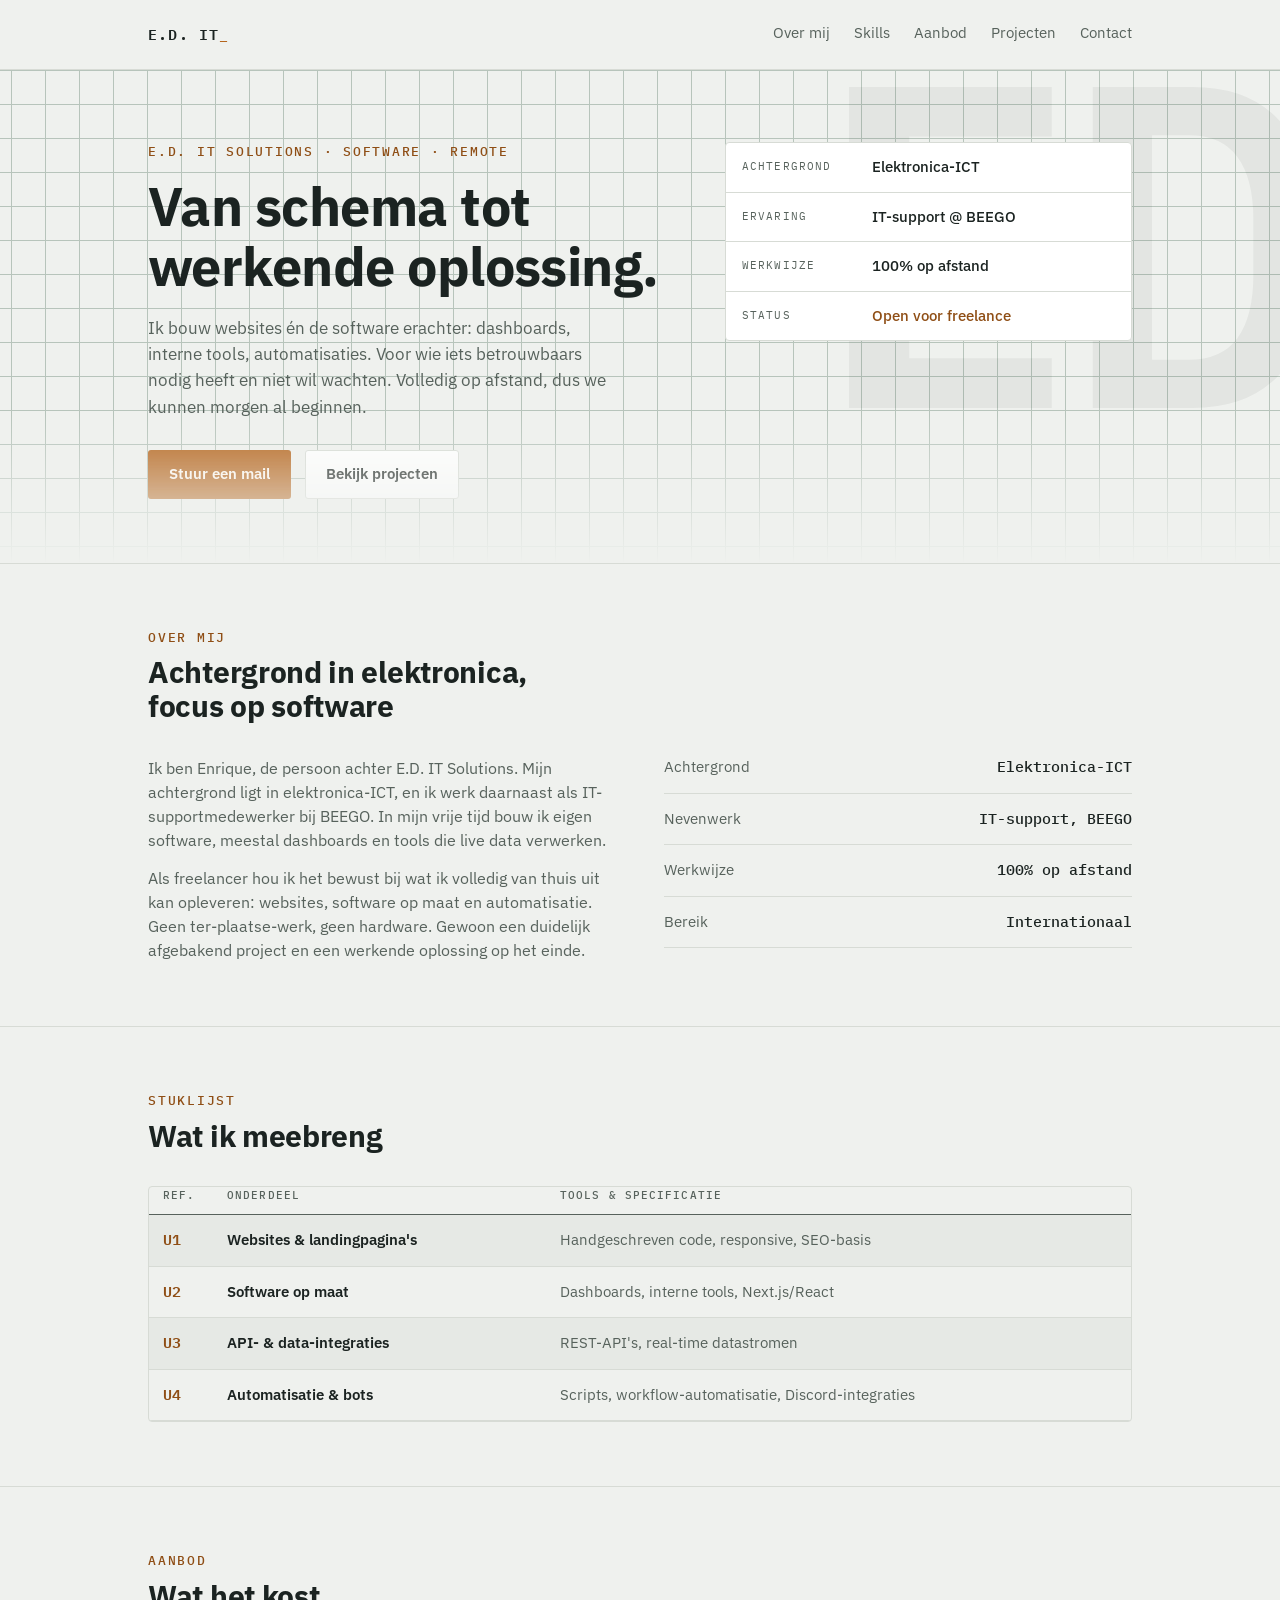
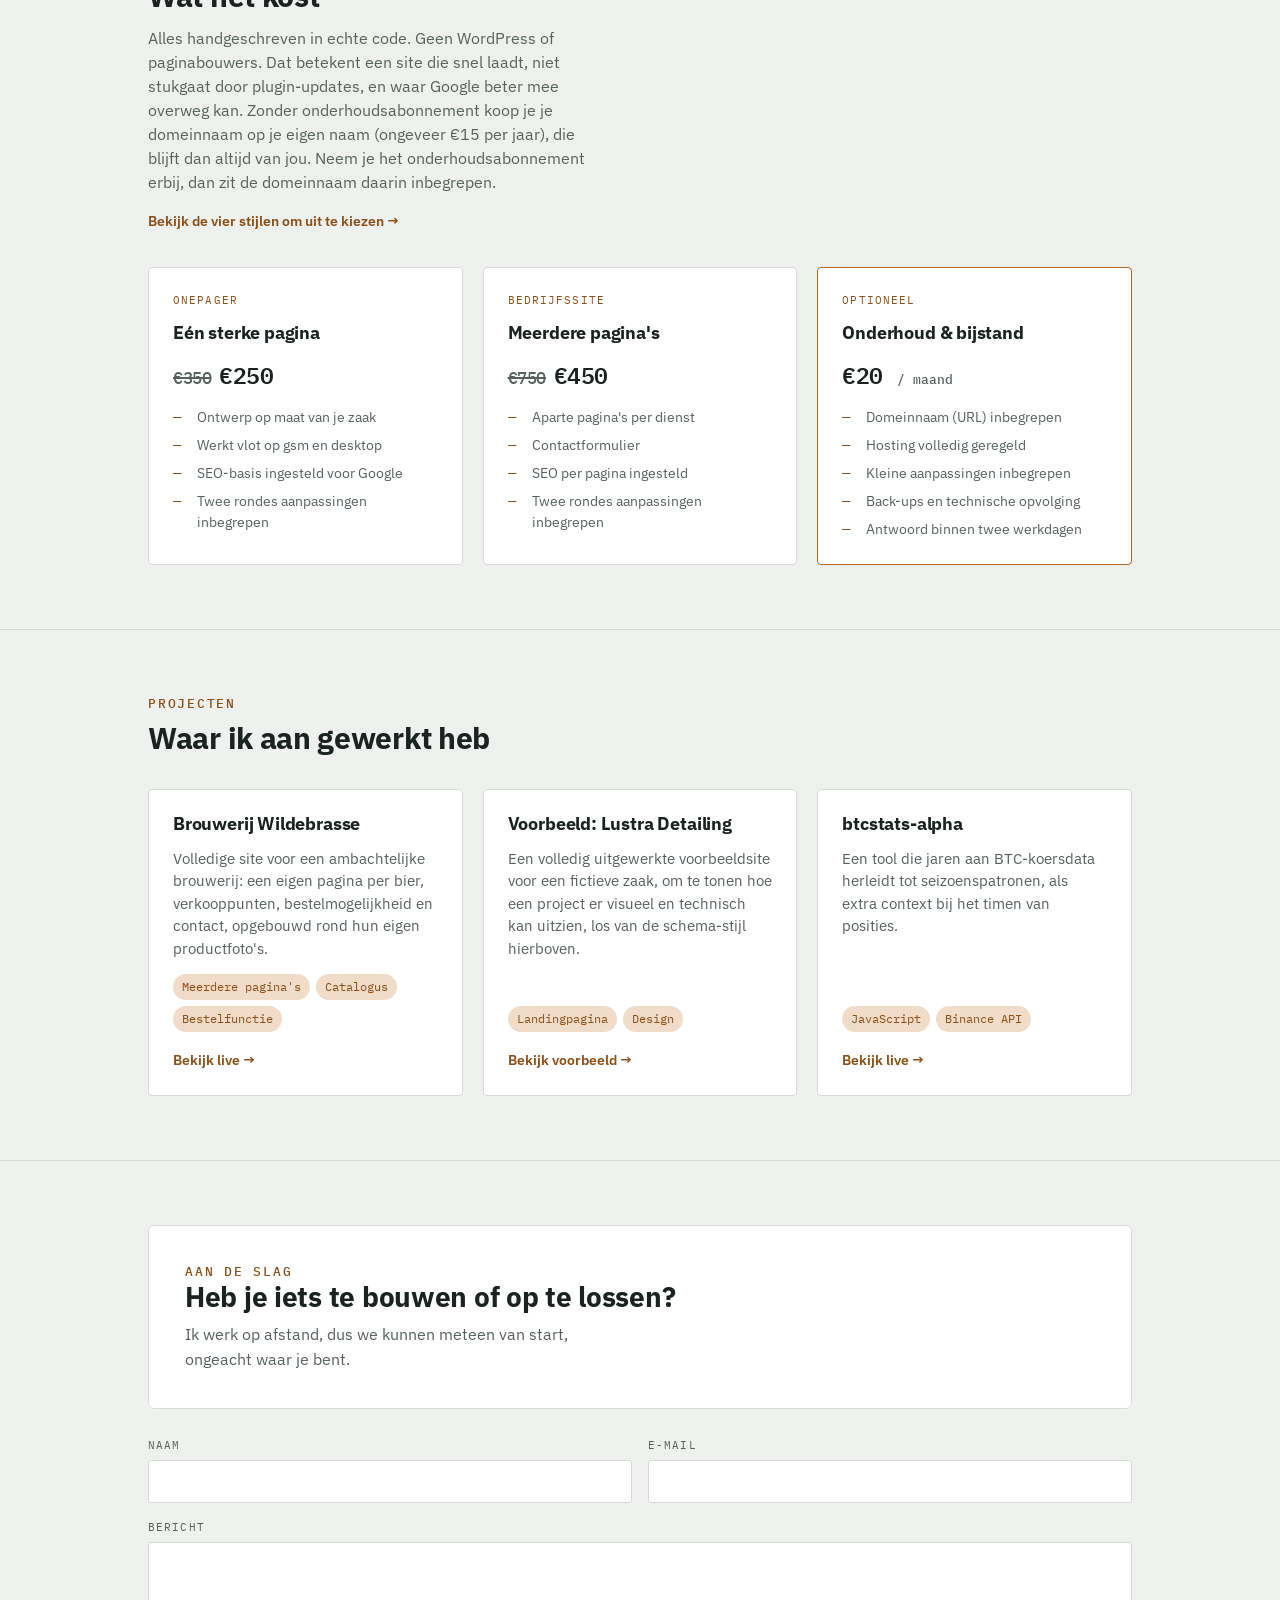
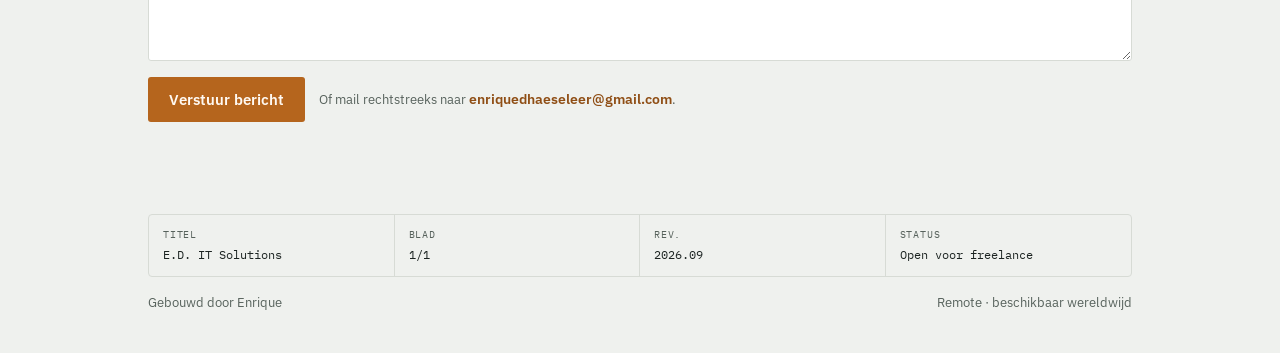
<file: index.html>
<!DOCTYPE html>
<html lang="nl">
<head>
<meta charset="UTF-8">
<meta name="viewport" content="width=device-width, initial-scale=1">
<title>E.D. IT Solutions · Websites &amp; software op maat, volledig op afstand</title>
<meta name="description" content="Freelance websites en software op maat: dashboards, interne tools, API-integraties en automatisatie. Handgeschreven code, 100% op afstand.">
<meta name="theme-color" content="#eff1ee">
<meta name="google-site-verification" content="1TZae3abusemwtlH6Ic2qTLeXpTdYIR4sSOxL7egOIo" />
<link rel="canonical" href="https://ed-it-solutions.be/">
<link rel="icon" href="favicon.svg" type="image/svg+xml">
<meta property="og:type" content="website">
<meta property="og:locale" content="nl_BE">
<meta property="og:title" content="E.D. IT Solutions · Websites &amp; software op maat">
<meta property="og:description" content="Ik bouw websites én de software erachter: dashboards, interne tools, automatisaties. Volledig op afstand.">
<meta property="og:url" content="https://ed-it-solutions.be/">
<meta name="twitter:card" content="summary">
<link rel="preconnect" href="https://fonts.googleapis.com">
<link rel="preconnect" href="https://fonts.gstatic.com" crossorigin>
<link rel="stylesheet" href="https://fonts.googleapis.com/css2?family=IBM+Plex+Sans:wght@400;500;600;700&family=IBM+Plex+Mono:wght@400;500;600&display=swap">
<link rel="stylesheet" href="styles.css">
<script type="application/ld+json">
{
  "@context": "https://schema.org",
  "@type": "Organization",
  "name": "E.D. IT Solutions",
  "url": "https://ed-it-solutions.be/",
  "email": "enriquedhaeseleer@gmail.com",
  "description": "Freelance websites en software op maat: dashboards, interne tools, API-integraties en automatisatie. Handgeschreven code, 100% op afstand.",
  "founder": {
    "@type": "Person",
    "name": "Enrique"
  },
  "areaServed": "BE"
}
</script>
</head>
<body>

<header>
  <div class="wrap headbar">
    <div class="mark">E.D. IT<span>_</span></div>
    <nav>
      <a href="#over">Over mij</a>
      <a href="#skills">Skills</a>
      <a href="#aanbod">Aanbod</a>
      <a href="#projecten">Projecten</a>
      <a href="#contact">Contact</a>
    </nav>
  </div>
</header>

<main>

<section class="hero">
  <div class="hero-mark" aria-hidden="true">ED</div>
  <div class="wrap">
    <div class="hero-grid">
      <div>
        <div class="eyebrow">E.D. IT Solutions · Software · Remote</div>
        <h1>Van schema tot werkende oplossing.</h1>
        <p class="lede">Ik bouw websites én de software erachter: dashboards, interne tools, automatisaties. Voor wie iets betrouwbaars nodig heeft en niet wil wachten. Volledig op afstand, dus we kunnen morgen al beginnen.</p>
        <div class="cta-row">
          <a class="btn btn-primary" href="mailto:enriquedhaeseleer@gmail.com">Stuur een mail</a>
          <a class="btn btn-ghost" href="#projecten">Bekijk projecten</a>
        </div>
      </div>
      <div class="titleblock" aria-label="Kerninfo">
        <div class="tb-row">
          <span class="tb-label">Achtergrond</span>
          <span class="tb-value">Elektronica-ICT</span>
        </div>
        <div class="tb-row">
          <span class="tb-label">Ervaring</span>
          <span class="tb-value">IT-support @ BEEGO</span>
        </div>
        <div class="tb-row">
          <span class="tb-label">Werkwijze</span>
          <span class="tb-value">100% op afstand</span>
        </div>
        <div class="tb-row">
          <span class="tb-label">Status</span>
          <span class="tb-value accent">Open voor freelance</span>
        </div>
      </div>
    </div>
  </div>
</section>

<hr class="rule">

<section id="over">
  <div class="wrap">
    <div class="section-head">
      <div class="eyebrow">Over mij</div>
      <h2>Achtergrond in elektronica, focus op software</h2>
    </div>
    <div class="about-grid">
      <div>
        <p>Ik ben Enrique, de persoon achter E.D. IT Solutions. Mijn achtergrond ligt in elektronica-ICT, en ik werk daarnaast als IT-supportmedewerker bij BEEGO. In mijn vrije tijd bouw ik eigen software, meestal dashboards en tools die live data verwerken.</p>
        <p>Als freelancer hou ik het bewust bij wat ik volledig van thuis uit kan opleveren: websites, software op maat en automatisatie. Geen ter-plaatse-werk, geen hardware. Gewoon een duidelijk afgebakend project en een werkende oplossing op het einde.</p>
      </div>
      <div class="stat-list">
        <div class="stat"><span class="stat-k">Achtergrond</span><span class="stat-v">Elektronica-ICT</span></div>
        <div class="stat"><span class="stat-k">Nevenwerk</span><span class="stat-v">IT-support, BEEGO</span></div>
        <div class="stat"><span class="stat-k">Werkwijze</span><span class="stat-v">100% op afstand</span></div>
        <div class="stat"><span class="stat-k">Bereik</span><span class="stat-v">Internationaal</span></div>
      </div>
    </div>
  </div>
</section>

<hr class="rule">

<section id="skills">
  <div class="wrap">
    <div class="section-head">
      <div class="eyebrow">Stuklijst</div>
      <h2>Wat ik meebreng</h2>
    </div>
    <div class="table-wrap">
      <table>
        <thead>
          <tr><th>Ref.</th><th>Onderdeel</th><th>Tools &amp; specificatie</th></tr>
        </thead>
        <tbody>
          <tr>
            <td class="ref">U1</td>
            <td class="skill-name">Websites &amp; landingpagina's</td>
            <td class="skill-spec">Handgeschreven code, responsive, SEO-basis</td>
          </tr>
          <tr>
            <td class="ref">U2</td>
            <td class="skill-name">Software op maat</td>
            <td class="skill-spec">Dashboards, interne tools, Next.js/React</td>
          </tr>
          <tr>
            <td class="ref">U3</td>
            <td class="skill-name">API- &amp; data-integraties</td>
            <td class="skill-spec">REST-API's, real-time datastromen</td>
          </tr>
          <tr>
            <td class="ref">U4</td>
            <td class="skill-name">Automatisatie &amp; bots</td>
            <td class="skill-spec">Scripts, workflow-automatisatie, Discord-integraties</td>
          </tr>
        </tbody>
      </table>
    </div>
  </div>
</section>

<hr class="rule">

<section id="aanbod">
  <div class="wrap">
    <div class="section-head">
      <div class="eyebrow">Aanbod</div>
      <h2>Wat het kost</h2>
      <p class="lede aanbod-lede">Alles handgeschreven in echte code. Geen WordPress of paginabouwers. Dat betekent een site die snel laadt, niet stukgaat door plugin-updates, en waar Google beter mee overweg kan. Zonder onderhoudsabonnement koop je je domeinnaam op je eigen naam (ongeveer €15 per jaar), die blijft dan altijd van jou. Neem je het onderhoudsabonnement erbij, dan zit de domeinnaam daarin inbegrepen.</p>
      <p class="aanbod-styles-link"><a class="card-link" href="stijlen.html">Bekijk de vier stijlen om uit te kiezen →</a></p>
    </div>
    <div class="cards">
      <div class="card">
        <div class="card-tagline">Onepager</div>
        <h3>Eén sterke pagina</h3>
        <span class="price"><s>€350</s>€250</span>
        <ul class="incl">
          <li>Ontwerp op maat van je zaak</li>
          <li>Werkt vlot op gsm en desktop</li>
          <li>SEO-basis ingesteld voor Google</li>
          <li>Twee rondes aanpassingen inbegrepen</li>
        </ul>
      </div>
      <div class="card">
        <div class="card-tagline">Bedrijfssite</div>
        <h3>Meerdere pagina's</h3>
        <span class="price"><s>€750</s>€450</span>
        <ul class="incl">
          <li>Aparte pagina's per dienst</li>
          <li>Contactformulier</li>
          <li>SEO per pagina ingesteld</li>
          <li>Twee rondes aanpassingen inbegrepen</li>
        </ul>
      </div>
      <div class="card featured">
        <div class="card-tagline">Optioneel</div>
        <h3>Onderhoud &amp; bijstand</h3>
        <span class="price">€20 <small>/ maand</small></span>
        <ul class="incl">
          <li>Domeinnaam (URL) inbegrepen</li>
          <li>Hosting volledig geregeld</li>
          <li>Kleine aanpassingen inbegrepen</li>
          <li>Back-ups en technische opvolging</li>
          <li>Antwoord binnen twee werkdagen</li>
        </ul>
      </div>
    </div>
  </div>
</section>

<hr class="rule">

<section id="projecten">
  <div class="wrap">
    <div class="section-head">
      <div class="eyebrow">Projecten</div>
      <h2>Waar ik aan gewerkt heb</h2>
    </div>
    <div class="cards">
      <div class="card">
        <h3>Brouwerij Wildebrasse</h3>
        <p>Volledige site voor een ambachtelijke brouwerij: een eigen pagina per bier, verkooppunten, bestelmogelijkheid en contact, opgebouwd rond hun eigen productfoto's.</p>
        <div class="tags">
          <span class="tag">Meerdere pagina's</span>
          <span class="tag">Catalogus</span>
          <span class="tag">Bestelfunctie</span>
        </div>
        <div class="card-foot">
          <a class="card-link" href="https://a-alpha-five.vercel.app/" target="_blank" rel="noopener">Bekijk live →</a>
        </div>
      </div>
      <div class="card">
        <h3>Voorbeeld: Lustra Detailing</h3>
        <p>Een volledig uitgewerkte voorbeeldsite voor een fictieve zaak, om te tonen hoe een project er visueel en technisch kan uitzien, los van de schema-stijl hierboven.</p>
        <div class="tags">
          <span class="tag">Landingpagina</span>
          <span class="tag">Design</span>
        </div>
        <div class="card-foot">
          <a class="card-link" href="lustra.html" target="_blank" rel="noopener">Bekijk voorbeeld →</a>
        </div>
      </div>
      <div class="card">
        <h3>btcstats-alpha</h3>
        <p>Een tool die jaren aan BTC-koersdata herleidt tot seizoenspatronen, als extra context bij het timen van posities.</p>
        <div class="tags">
          <span class="tag">JavaScript</span>
          <span class="tag">Binance API</span>
        </div>
        <div class="card-foot">
          <a class="card-link" href="https://btcstats-alpha.vercel.app" target="_blank" rel="noopener">Bekijk live →</a>
        </div>
      </div>
    </div>
  </div>
</section>

<hr class="rule">

<section id="contact">
  <div class="wrap">
    <div class="contact-box">
      <div>
        <div class="eyebrow">Aan de slag</div>
        <h2>Heb je iets te bouwen of op te lossen?</h2>
        <p>Ik werk op afstand, dus we kunnen meteen van start, ongeacht waar je bent.</p>
      </div>
    </div>

    <form class="contact-form" action="https://formspree.io/f/xqpkdvrr" method="POST">
      <input type="text" name="_gotcha" class="hp-field" tabindex="-1" autocomplete="off">
      <div class="form-row">
        <div class="field">
          <label for="cf-name">Naam</label>
          <input id="cf-name" type="text" name="name" required>
        </div>
        <div class="field">
          <label for="cf-email">E-mail</label>
          <input id="cf-email" type="email" name="email" required>
        </div>
      </div>
      <div class="field">
        <label for="cf-message">Bericht</label>
        <textarea id="cf-message" name="message" rows="5" required></textarea>
      </div>
      <div class="form-foot">
        <button type="submit" class="btn btn-primary">Verstuur bericht</button>
        <span class="form-note">Of mail rechtstreeks naar <a class="card-link" href="mailto:enriquedhaeseleer@gmail.com">enriquedhaeseleer@gmail.com</a>.</span>
      </div>
    </form>
  </div>
</section>

</main>

<footer>
  <div class="wrap">
    <div class="footer-tb">
      <div><span class="k">Titel</span>E.D. IT Solutions</div>
      <div><span class="k">Blad</span>1/1</div>
      <div><span class="k">Rev.</span>2026.09</div>
      <div><span class="k">Status</span>Open voor freelance</div>
    </div>
    <div class="footer-note">
      <span>Gebouwd door Enrique</span>
      <span>Remote · beschikbaar wereldwijd</span>
    </div>
  </div>
</footer>
</body>
</html>
</file>
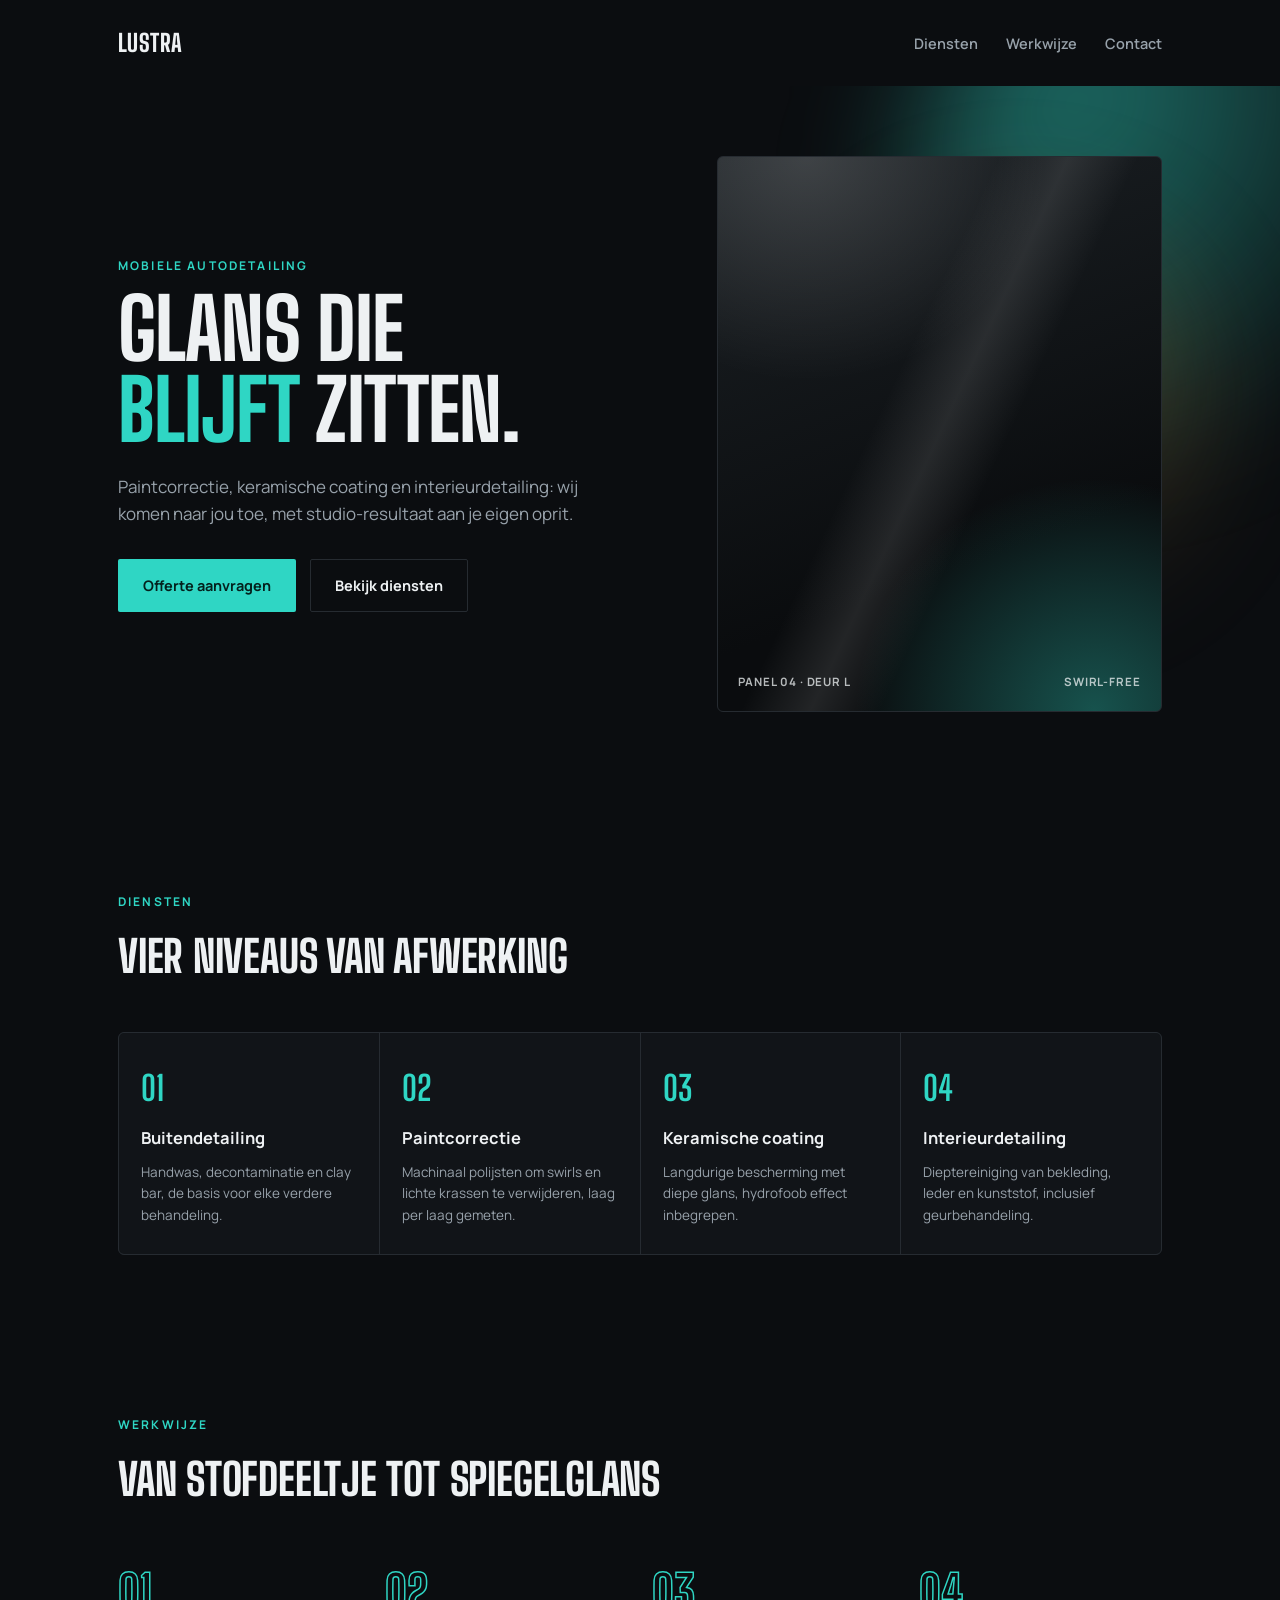
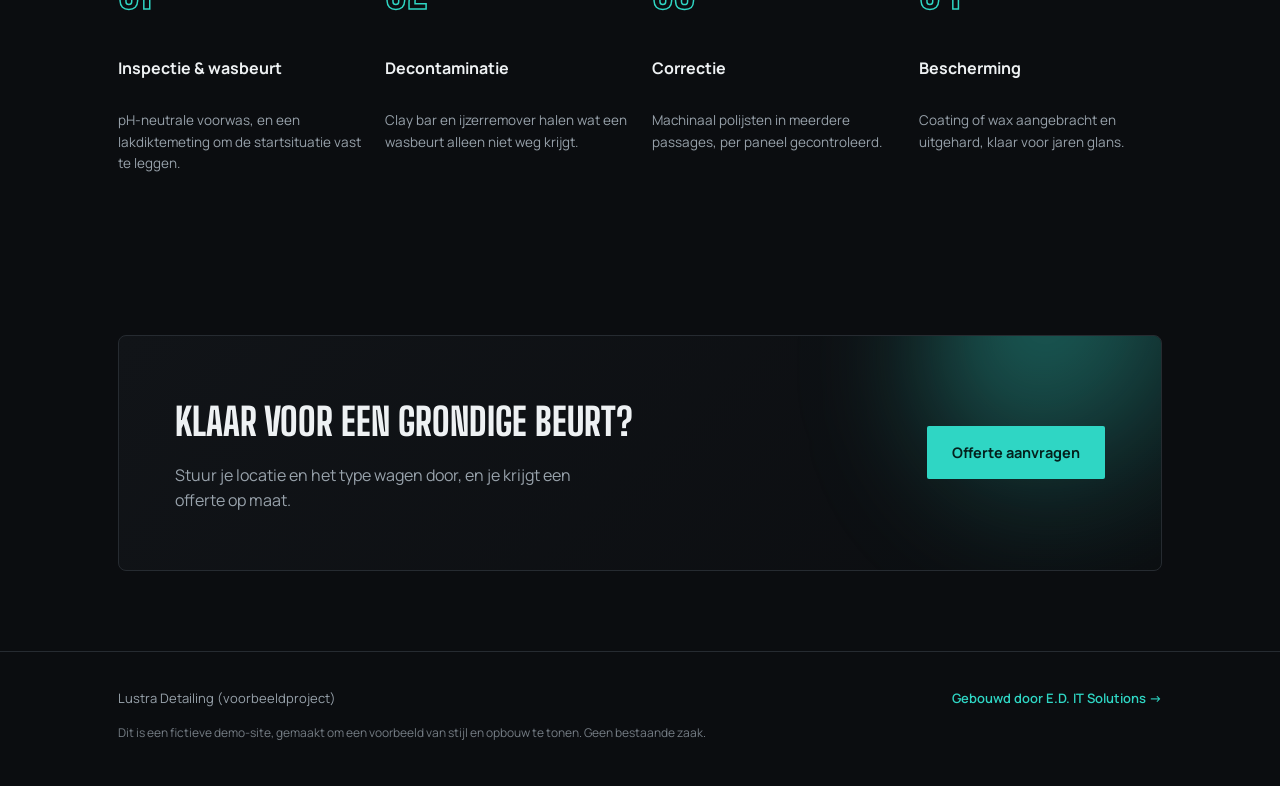
<file: lustra.html>
<!DOCTYPE html>
<html lang="nl">
<head>
<meta charset="UTF-8">
<meta name="viewport" content="width=device-width, initial-scale=1">
<title>Lustra Detailing (voorbeeld) · E.D. IT Solutions</title>
<meta name="description" content="Fictieve voorbeeldsite voor een mobiele autodetailing-zaak, gemaakt om stijl en opbouw te tonen.">
<meta name="robots" content="noindex, nofollow">
<meta name="theme-color" content="#0b0d10">
<link rel="icon" href="favicon.svg" type="image/svg+xml">
<link rel="preconnect" href="https://fonts.googleapis.com">
<link rel="preconnect" href="https://fonts.gstatic.com" crossorigin>
<link rel="stylesheet" href="https://fonts.googleapis.com/css2?family=Big+Shoulders+Display:wght@600;700;800;900&family=Manrope:wght@400;500;600;700;800&display=swap">
<link rel="stylesheet" href="lustra.css">
</head>
<body>

<header>
  <div class="wrap headbar">
    <div class="wordmark">Lustra</div>
    <nav>
      <a href="#diensten">Diensten</a>
      <a href="#werkwijze">Werkwijze</a>
      <a href="#contact">Contact</a>
    </nav>
  </div>
</header>

<main>

<section class="hero">
  <div class="glow glow-1"></div>
  <div class="glow glow-2"></div>
  <div class="wrap">
    <div class="hero-grid">
      <div>
        <div class="label">Mobiele autodetailing</div>
        <h1>Glans die <em>blijft</em> zitten.</h1>
        <p class="lede">Paintcorrectie, keramische coating en interieurdetailing: wij komen naar jou toe, met studio-resultaat aan je eigen oprit.</p>
        <div class="cta-row">
          <a class="btn btn-primary" href="#contact">Offerte aanvragen</a>
          <a class="btn btn-ghost" href="#diensten">Bekijk diensten</a>
        </div>
      </div>
      <div class="panel">
        <div class="panel-spec">
          <span>Panel 04 · Deur L</span>
          <span>Swirl-free</span>
        </div>
      </div>
    </div>
  </div>
</section>

<section id="diensten">
  <div class="wrap">
    <div class="section-head">
      <div class="label">Diensten</div>
      <h2>Vier niveaus van afwerking</h2>
    </div>
    <div class="services">
      <div class="service">
        <span class="n">01</span>
        <h3>Buitendetailing</h3>
        <p>Handwas, decontaminatie en clay bar, de basis voor elke verdere behandeling.</p>
      </div>
      <div class="service">
        <span class="n">02</span>
        <h3>Paintcorrectie</h3>
        <p>Machinaal polijsten om swirls en lichte krassen te verwijderen, laag per laag gemeten.</p>
      </div>
      <div class="service">
        <span class="n">03</span>
        <h3>Keramische coating</h3>
        <p>Langdurige bescherming met diepe glans, hydrofoob effect inbegrepen.</p>
      </div>
      <div class="service">
        <span class="n">04</span>
        <h3>Interieurdetailing</h3>
        <p>Dieptereiniging van bekleding, leder en kunststof, inclusief geurbehandeling.</p>
      </div>
    </div>
  </div>
</section>

<section id="werkwijze">
  <div class="wrap">
    <div class="section-head">
      <div class="label">Werkwijze</div>
      <h2>Van stofdeeltje tot spiegelglans</h2>
    </div>
    <div class="process">
      <div class="step">
        <span class="step-n">01</span>
        <h3>Inspectie &amp; wasbeurt</h3>
        <p>pH-neutrale voorwas, en een lakdiktemeting om de startsituatie vast te leggen.</p>
      </div>
      <div class="step">
        <span class="step-n">02</span>
        <h3>Decontaminatie</h3>
        <p>Clay bar en ijzerremover halen wat een wasbeurt alleen niet weg krijgt.</p>
      </div>
      <div class="step">
        <span class="step-n">03</span>
        <h3>Correctie</h3>
        <p>Machinaal polijsten in meerdere passages, per paneel gecontroleerd.</p>
      </div>
      <div class="step">
        <span class="step-n">04</span>
        <h3>Bescherming</h3>
        <p>Coating of wax aangebracht en uitgehard, klaar voor jaren glans.</p>
      </div>
    </div>
  </div>
</section>

<section id="contact">
  <div class="wrap">
    <div class="cta-box">
      <div class="glow glow-1"></div>
      <div>
        <h2>Klaar voor een grondige beurt?</h2>
        <p>Stuur je locatie en het type wagen door, en je krijgt een offerte op maat.</p>
      </div>
      <a class="btn btn-primary" href="mailto:enriquedhaeseleer@gmail.com">Offerte aanvragen</a>
    </div>
  </div>
</section>

</main>

<footer>
  <div class="wrap">
    <div class="foot-row">
      <span>Lustra Detailing (voorbeeldproject)</span>
      <a href="index.html">Gebouwd door E.D. IT Solutions →</a>
    </div>
    <p class="foot-note">Dit is een fictieve demo-site, gemaakt om een voorbeeld van stijl en opbouw te tonen. Geen bestaande zaak.</p>
  </div>
</footer>

</body>
</html>
</file>
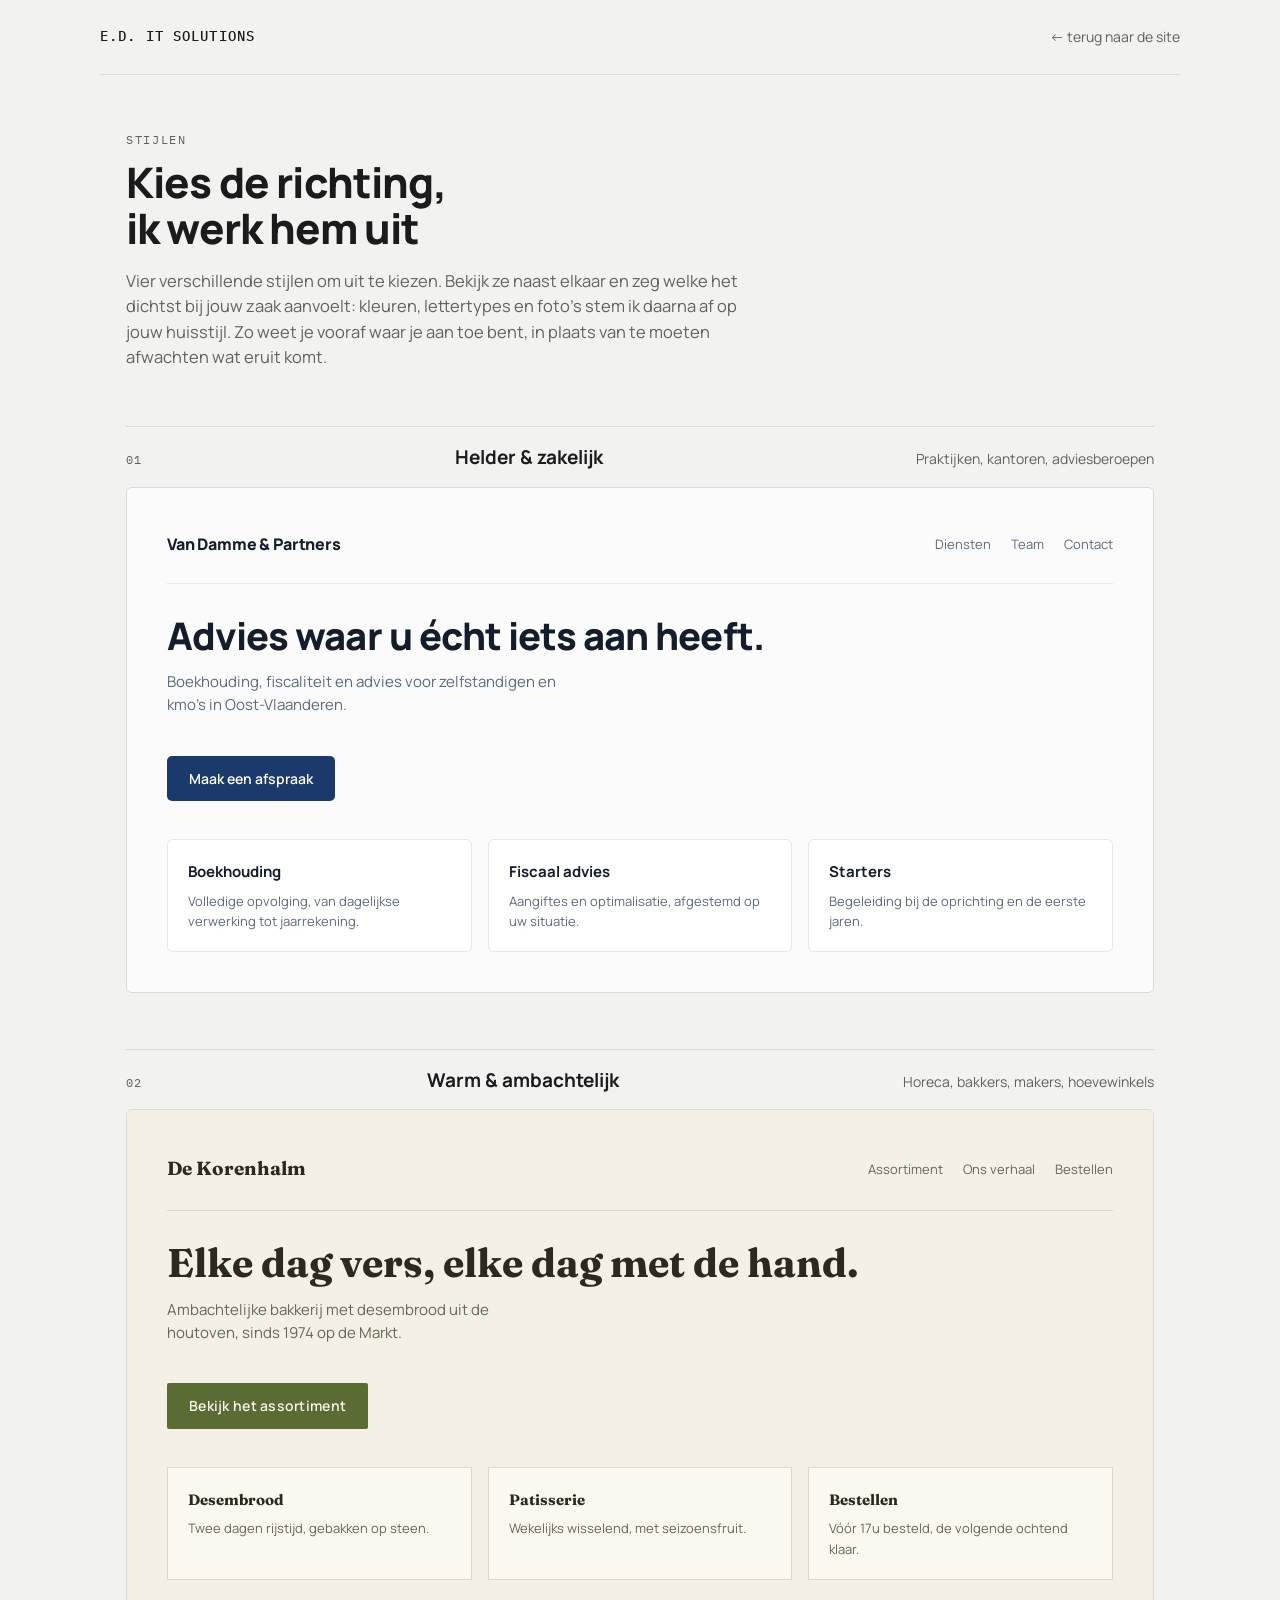
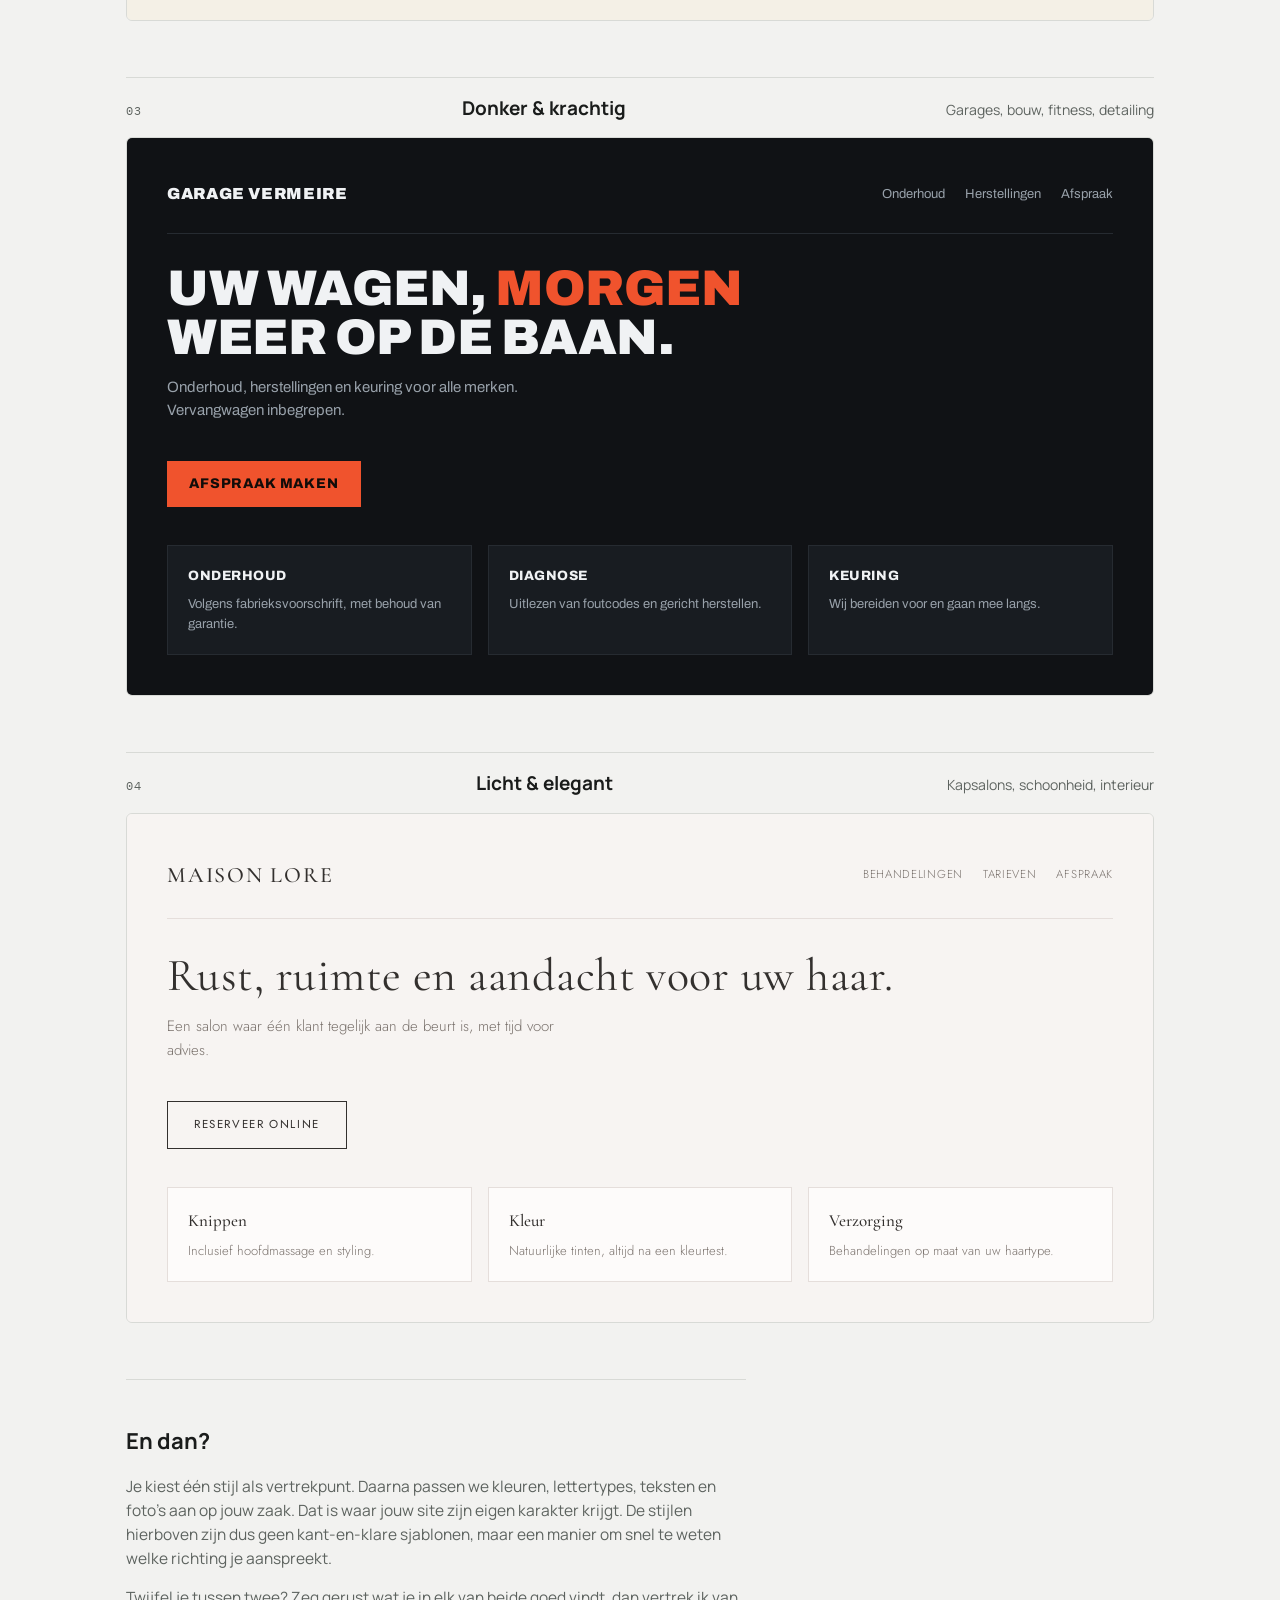
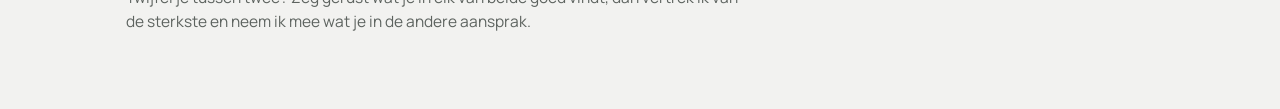
<file: stijlen.html>
<!DOCTYPE html>
<html lang="nl">
<head>
<meta charset="UTF-8">
<meta name="viewport" content="width=device-width, initial-scale=1">
<title>Kies je stijl · E.D. IT Solutions</title>
<meta name="description" content="Vier ontwerprichtingen om uit te kiezen als vertrekpunt voor je nieuwe website.">
<meta name="robots" content="noindex, nofollow">
<meta name="theme-color" content="#f2f2f0">
<link rel="icon" href="favicon.svg" type="image/svg+xml">
<link rel="preconnect" href="https://fonts.googleapis.com">
<link rel="preconnect" href="https://fonts.gstatic.com" crossorigin>
<link rel="stylesheet" href="https://fonts.googleapis.com/css2?family=Manrope:wght@400;500;600;700;800&family=Fraunces:opsz,wght@9..144,500;9..144,700&family=Archivo:wght@500;700;800;900&family=Cormorant+Garamond:wght@400;500;600&family=IBM+Plex+Mono:wght@400;500&family=Jost:wght@300;400;500;600&display=swap">
<link rel="stylesheet" href="stijlen.css">
</head>
<body>

<div class="wrap topbar">
  <span class="brand">E.D. IT Solutions</span>
  <a class="backlink" href="https://ed-it-solutions.be">← terug naar de site</a>
</div>

<main class="wrap">
  <div class="intro">
    <div class="kicker">Stijlen</div>
    <h1>Kies de richting, ik werk hem uit</h1>
    <p>Vier verschillende stijlen om uit te kiezen. Bekijk ze naast elkaar en zeg welke het dichtst bij jouw zaak aanvoelt: kleuren, lettertypes en foto's stem ik daarna af op jouw huisstijl. Zo weet je vooraf waar je aan toe bent, in plaats van te moeten afwachten wat eruit komt.</p>
  </div>

  <!-- 01 -->
  <div class="style-block">
    <div class="style-head">
      <span class="style-no">01</span>
      <span class="style-name">Helder &amp; zakelijk</span>
      <span class="style-for">Praktijken, kantoren, adviesberoepen</span>
    </div>
    <div class="preview">
      <div class="pv s1">
        <div class="pv-nav">
          <span class="logo">Van Damme &amp; Partners</span>
          <span class="pv-links"><span>Diensten</span><span>Team</span><span>Contact</span></span>
        </div>
        <h2>Advies waar u écht iets aan heeft.</h2>
        <p class="sub">Boekhouding, fiscaliteit en advies voor zelfstandigen en kmo's in Oost-Vlaanderen.</p>
        <a class="btn" href="#">Maak een afspraak</a>
        <div class="pv-row">
          <div class="pv-card"><h3>Boekhouding</h3><p>Volledige opvolging, van dagelijkse verwerking tot jaarrekening.</p></div>
          <div class="pv-card"><h3>Fiscaal advies</h3><p>Aangiftes en optimalisatie, afgestemd op uw situatie.</p></div>
          <div class="pv-card"><h3>Starters</h3><p>Begeleiding bij de oprichting en de eerste jaren.</p></div>
        </div>
      </div>
    </div>
  </div>

  <!-- 02 -->
  <div class="style-block">
    <div class="style-head">
      <span class="style-no">02</span>
      <span class="style-name">Warm &amp; ambachtelijk</span>
      <span class="style-for">Horeca, bakkers, makers, hoevewinkels</span>
    </div>
    <div class="preview">
      <div class="pv s2">
        <div class="pv-nav">
          <span class="logo">De Korenhalm</span>
          <span class="pv-links"><span>Assortiment</span><span>Ons verhaal</span><span>Bestellen</span></span>
        </div>
        <h2>Elke dag vers, elke dag met de hand.</h2>
        <p class="sub">Ambachtelijke bakkerij met desembrood uit de houtoven, sinds 1974 op de Markt.</p>
        <a class="btn" href="#">Bekijk het assortiment</a>
        <div class="pv-row">
          <div class="pv-card"><h3>Desembrood</h3><p>Twee dagen rijstijd, gebakken op steen.</p></div>
          <div class="pv-card"><h3>Patisserie</h3><p>Wekelijks wisselend, met seizoensfruit.</p></div>
          <div class="pv-card"><h3>Bestellen</h3><p>Vóór 17u besteld, de volgende ochtend klaar.</p></div>
        </div>
      </div>
    </div>
  </div>

  <!-- 03 -->
  <div class="style-block">
    <div class="style-head">
      <span class="style-no">03</span>
      <span class="style-name">Donker &amp; krachtig</span>
      <span class="style-for">Garages, bouw, fitness, detailing</span>
    </div>
    <div class="preview">
      <div class="pv s3">
        <div class="pv-nav">
          <span class="logo">Garage Vermeire</span>
          <span class="pv-links"><span>Onderhoud</span><span>Herstellingen</span><span>Afspraak</span></span>
        </div>
        <h2>Uw wagen, <em>morgen</em> weer op de baan.</h2>
        <p class="sub">Onderhoud, herstellingen en keuring voor alle merken. Vervangwagen inbegrepen.</p>
        <a class="btn" href="#">Afspraak maken</a>
        <div class="pv-row">
          <div class="pv-card"><h3>Onderhoud</h3><p>Volgens fabrieksvoorschrift, met behoud van garantie.</p></div>
          <div class="pv-card"><h3>Diagnose</h3><p>Uitlezen van foutcodes en gericht herstellen.</p></div>
          <div class="pv-card"><h3>Keuring</h3><p>Wij bereiden voor en gaan mee langs.</p></div>
        </div>
      </div>
    </div>
  </div>

  <!-- 04 -->
  <div class="style-block">
    <div class="style-head">
      <span class="style-no">04</span>
      <span class="style-name">Licht &amp; elegant</span>
      <span class="style-for">Kapsalons, schoonheid, interieur</span>
    </div>
    <div class="preview">
      <div class="pv s4">
        <div class="pv-nav">
          <span class="logo">Maison Lore</span>
          <span class="pv-links"><span>Behandelingen</span><span>Tarieven</span><span>Afspraak</span></span>
        </div>
        <h2>Rust, ruimte en aandacht voor uw haar.</h2>
        <p class="sub">Een salon waar één klant tegelijk aan de beurt is, met tijd voor advies.</p>
        <a class="btn" href="#">Reserveer online</a>
        <div class="pv-row">
          <div class="pv-card"><h3>Knippen</h3><p>Inclusief hoofdmassage en styling.</p></div>
          <div class="pv-card"><h3>Kleur</h3><p>Natuurlijke tinten, altijd na een kleurtest.</p></div>
          <div class="pv-card"><h3>Verzorging</h3><p>Behandelingen op maat van uw haartype.</p></div>
        </div>
      </div>
    </div>
  </div>

  <div class="closing">
    <h2>En dan?</h2>
    <p>Je kiest één stijl als vertrekpunt. Daarna passen we kleuren, lettertypes, teksten en foto's aan op jouw zaak. Dat is waar jouw site zijn eigen karakter krijgt. De stijlen hierboven zijn dus geen kant-en-klare sjablonen, maar een manier om snel te weten welke richting je aanspreekt.</p>
    <p>Twijfel je tussen twee? Zeg gerust wat je in elk van beide goed vindt, dan vertrek ik van de sterkste en neem ik mee wat je in de andere aansprak.</p>
  </div>
</main>

</body>
</html>
</file>
<file: styles.css>
:root{
  --bg:#eff1ee;
  --surface:#ffffff;
  --surface-2:#e6e9e5;
  --border:#d7dbd5;
  --ink:#1b2321;
  --ink-muted:#57625c;
  --accent:#b5651d;
  --accent-strong:#8f4e15;
  --accent-soft:#f0dcc8;
  --line:#b7c4bb;
  --font-sans:'IBM Plex Sans','Segoe UI',system-ui,sans-serif;
  --font-mono:'IBM Plex Mono','SFMono-Regular',Consolas,monospace;
}
*{box-sizing:border-box;}
html{scroll-behavior:smooth;}
body{
  margin:0;
  background:var(--bg);
  color:var(--ink);
  font-family:var(--font-sans);
  font-size:16px;
  line-height:1.55;
  -webkit-font-smoothing:antialiased;
}
h1,h2,h3{
  font-family:var(--font-sans);
  font-weight:700;
  line-height:1.12;
  margin:0;
  text-wrap:balance;
  letter-spacing:-0.01em;
}
p{margin:0;}
a{color:inherit;}
.wrap{
  max-width:1040px;
  margin:0 auto;
  padding:0 28px;
}
.eyebrow{
  font-family:var(--font-mono);
  font-size:12.5px;
  font-weight:500;
  letter-spacing:0.14em;
  text-transform:uppercase;
  color:var(--accent-strong);
}
.rule{
  height:1px;
  background:var(--border);
  border:none;
  margin:0;
}

/* header */
header{
  padding:22px 0;
  border-bottom:1px solid var(--border);
}
.headbar{
  display:flex;
  align-items:center;
  justify-content:space-between;
  gap:16px;
  flex-wrap:wrap;
}
.mark{
  font-family:var(--font-mono);
  font-weight:600;
  font-size:15px;
  letter-spacing:0.08em;
  text-transform:uppercase;
}
.mark span{color:var(--accent);}
nav{
  display:flex;
  gap:24px;
  font-size:14.5px;
}
nav a{
  text-decoration:none;
  color:var(--ink-muted);
  border-bottom:1px solid transparent;
  padding-bottom:2px;
  transition:color .15s ease, border-color .15s ease;
}
nav a:hover, nav a:focus-visible{
  color:var(--ink);
  border-color:var(--accent);
}

/* hero */
.hero{
  padding:72px 0 64px;
  background-image:
    linear-gradient(var(--line) 1px, transparent 1px),
    linear-gradient(90deg, var(--line) 1px, transparent 1px);
  background-size:34px 34px;
  background-position:center top;
  -webkit-mask-image:linear-gradient(to bottom, black, black 70%, transparent 100%);
          mask-image:linear-gradient(to bottom, black, black 70%, transparent 100%);
  opacity:1;
}
.hero-inner{
  background-image:none;
}
.hero-grid{
  display:grid;
  grid-template-columns:1.3fr 1fr;
  gap:48px;
  align-items:start;
}
h1{
  font-size:clamp(34px,5.2vw,54px);
  margin-top:14px;
}
.lede{
  margin-top:18px;
  max-width:46ch;
  color:var(--ink-muted);
  font-size:17px;
}
.cta-row{
  margin-top:30px;
  display:flex;
  gap:14px;
  flex-wrap:wrap;
  align-items:center;
}
.btn{
  display:inline-flex;
  align-items:center;
  gap:8px;
  font-family:var(--font-sans);
  font-weight:600;
  font-size:14.5px;
  padding:12px 20px;
  border-radius:3px;
  text-decoration:none;
  border:1px solid transparent;
  cursor:pointer;
}
.btn-primary{
  background:var(--accent);
  color:#fff9f2;
}
.btn-primary:hover{background:var(--accent-strong);}
.btn-ghost{
  color:var(--ink);
  border-color:var(--border);
  background:var(--surface);
}
.btn-ghost:hover{border-color:var(--accent);}

/* title block card, reused in hero + footer */
.titleblock{
  background:var(--surface);
  border:1px solid var(--border);
  border-radius:4px;
  overflow:hidden;
}
.tb-row{
  display:grid;
  grid-template-columns:118px 1fr;
  gap:12px;
  padding:13px 16px;
  border-bottom:1px solid var(--border);
}
.tb-row:last-child{border-bottom:none;}
.tb-label{
  font-family:var(--font-mono);
  font-size:11px;
  letter-spacing:0.1em;
  text-transform:uppercase;
  color:var(--ink-muted);
  padding-top:2px;
}
.tb-value{font-size:14.5px; font-weight:500;}
.tb-value.accent{color:var(--accent-strong);}

section{padding:64px 0;}
.section-head{margin-bottom:34px; max-width:60ch;}
.section-head h2{font-size:clamp(24px,3vw,30px); margin-top:8px;}
.aanbod-lede{margin-top:14px; font-size:15.5px;}
.aanbod-styles-link{margin-top:14px;}

/* about */
.about-grid{
  display:grid;
  grid-template-columns:1fr 1fr;
  gap:48px;
  align-items:start;
}
.about-grid p + p{margin-top:14px;}
.about-grid p{color:var(--ink-muted); font-size:15.5px;}
.stat-list{display:flex; flex-direction:column; gap:0;}
.stat{
  display:flex;
  justify-content:space-between;
  gap:16px;
  padding:14px 0;
  border-bottom:1px solid var(--border);
  font-size:14.5px;
}
.stat:first-child{padding-top:0;}
.stat-k{color:var(--ink-muted);}
.stat-v{font-family:var(--font-mono); font-weight:500; text-align:right;}

/* BOM / skills table */
table{width:100%; border-collapse:collapse; font-size:14.5px;}
thead th{
  text-align:left;
  font-family:var(--font-mono);
  font-size:11px;
  letter-spacing:0.1em;
  text-transform:uppercase;
  color:var(--ink-muted);
  font-weight:500;
  padding:0 14px 10px;
  border-bottom:1px solid var(--ink-muted);
}
tbody td{
  padding:14px 14px;
  border-bottom:1px solid var(--border);
  vertical-align:top;
}
tbody tr:nth-child(odd){background:var(--surface-2);}
.ref{
  font-family:var(--font-mono);
  color:var(--accent-strong);
  font-weight:600;
  white-space:nowrap;
  width:64px;
}
.skill-name{font-weight:600;}
.skill-spec{color:var(--ink-muted);}
.table-wrap{overflow-x:auto; border:1px solid var(--border); border-radius:4px;}
.table-wrap table{min-width:520px;}

/* projects */
.cards{
  display:grid;
  grid-template-columns:repeat(3,1fr);
  gap:20px;
}
.card{
  background:var(--surface);
  border:1px solid var(--border);
  border-radius:4px;
  padding:24px;
  display:flex;
  flex-direction:column;
  gap:14px;
  min-height:100%;
}
.card h3{font-size:18px;}
.card p{color:var(--ink-muted); font-size:14.5px; flex-grow:1;}
.tags{display:flex; flex-wrap:wrap; gap:6px;}
.tag{
  font-family:var(--font-mono);
  font-size:11.5px;
  padding:4px 9px;
  border-radius:999px;
  background:var(--accent-soft);
  color:var(--accent-strong);
  white-space:nowrap;
}
.card-foot{
  display:flex;
  align-items:center;
  justify-content:space-between;
  gap:10px;
  padding-top:4px;
}
.card-link{
  font-size:13.5px;
  font-weight:600;
  color:var(--accent-strong);
  text-decoration:none;
}
.card-link:hover{text-decoration:underline;}
.card-note{
  font-family:var(--font-mono);
  font-size:12px;
  color:var(--ink-muted);
}
.card.dashed{border-style:dashed;}

/* aanbod / tarieven */
.price{
  font-family:var(--font-mono);
  font-size:23px;
  font-weight:600;
  color:var(--ink);
  letter-spacing:-0.02em;
}
.price small{
  font-size:12.5px;
  font-weight:500;
  color:var(--ink-muted);
  letter-spacing:0;
}
.incl{
  list-style:none;
  margin:0;
  padding:0;
  display:flex;
  flex-direction:column;
  gap:7px;
  font-size:13.5px;
  color:var(--ink-muted);
  flex-grow:1;
}
.incl li{
  display:grid;
  grid-template-columns:16px 1fr;
  gap:8px;
  align-items:start;
}
.incl li::before{
  content:"—";
  color:var(--accent-strong);
  font-family:var(--font-mono);
}
.card.featured{border-color:var(--accent);}
.card-tagline{
  font-family:var(--font-mono);
  font-size:11px;
  letter-spacing:0.1em;
  text-transform:uppercase;
  color:var(--accent-strong);
}
.price s{
  color:var(--ink-muted);
  font-size:17px;
  font-weight:500;
  margin-right:8px;
  text-decoration-thickness:1.5px;
}

/* contact */
.contact-box{
  display:flex;
  align-items:center;
  justify-content:space-between;
  gap:28px;
  flex-wrap:wrap;
  background:var(--surface);
  border:1px solid var(--border);
  border-radius:6px;
  padding:36px;
}
.contact-box h2{font-size:clamp(22px,3vw,28px);}
.contact-box p{color:var(--ink-muted); margin-top:10px; max-width:44ch;}

footer{
  padding:28px 0 40px;
}
.footer-tb{
  display:grid;
  grid-template-columns:repeat(4,1fr);
  border:1px solid var(--border);
  border-radius:4px;
  overflow:hidden;
  font-family:var(--font-mono);
  font-size:11.5px;
}
.footer-tb div{
  padding:12px 14px;
  border-right:1px solid var(--border);
}
.footer-tb div:last-child{border-right:none;}
.footer-tb .k{
  display:block;
  color:var(--ink-muted);
  letter-spacing:0.08em;
  text-transform:uppercase;
  font-size:10px;
  margin-bottom:4px;
}
.footer-note{
  margin-top:16px;
  font-size:12.5px;
  color:var(--ink-muted);
  display:flex;
  justify-content:space-between;
  flex-wrap:wrap;
  gap:8px;
}

@media (max-width:760px){
  .hero-grid{grid-template-columns:1fr;}
  .about-grid{grid-template-columns:1fr;}
  .cards{grid-template-columns:1fr;}
  .footer-tb{grid-template-columns:1fr 1fr;}
  nav{gap:16px; font-size:13.5px;}
  section{padding:48px 0;}
}

/* hover lift on cards + titleblock */
.card, .titleblock{
  transition:transform .18s ease, box-shadow .18s ease, border-color .18s ease;
}
.card:hover{
  transform:translateY(-4px);
  border-color:var(--accent);
  box-shadow:0 0 0 1px var(--accent), 0 14px 28px -16px rgba(0,0,0,.4);
}

/* hero monogram flourish */
.hero{position:relative; overflow:hidden;}
.hero-mark{
  position:absolute;
  right:-0.06em;
  top:-0.14em;
  font-family:var(--font-mono);
  font-weight:600;
  font-size:min(46vw, 460px);
  line-height:1;
  letter-spacing:-0.06em;
  color:var(--ink);
  opacity:.05;
  pointer-events:none;
  user-select:none;
  z-index:0;
}
.hero .wrap{position:relative; z-index:1;}

/* contact form */
.contact-form{
  margin-top:28px;
  display:flex;
  flex-direction:column;
  gap:16px;
}
.form-row{
  display:grid;
  grid-template-columns:1fr 1fr;
  gap:16px;
}
.field{display:flex; flex-direction:column; gap:6px;}
.field label{
  font-family:var(--font-mono);
  font-size:11px;
  letter-spacing:0.1em;
  text-transform:uppercase;
  color:var(--ink-muted);
}
.field input, .field textarea{
  font-family:var(--font-sans);
  font-size:14.5px;
  color:var(--ink);
  background:var(--surface);
  border:1px solid var(--border);
  border-radius:3px;
  padding:11px 13px;
  resize:vertical;
}
.field input:focus, .field textarea:focus{
  outline:none;
  border-color:var(--accent);
}
.form-foot{
  display:flex;
  align-items:center;
  gap:14px;
  flex-wrap:wrap;
}
.form-note{font-size:13px; color:var(--ink-muted);}
.hp-field{position:absolute; left:-9999px; top:auto; width:1px; height:1px; overflow:hidden;}

@media (max-width:760px){
  .form-row{grid-template-columns:1fr;}
}
</file>
<file: lustra.css>
:root{
  --bg:#0b0d10;
  --bg-2:#111418;
  --surface:#171b20;
  --border:#262b31;
  --ink:#eef1f3;
  --ink-muted:#98a2ab;
  --accent:#2fd6c4;
  --accent-ink:#04211d;
  --gold:#d9a94f;
  --font-display:'Big Shoulders Display','Arial Narrow',sans-serif;
  --font-body:'Manrope','Segoe UI',system-ui,sans-serif;
}

*{box-sizing:border-box;}
html{scroll-behavior:smooth;}
body{
  margin:0;
  background:var(--bg);
  color:var(--ink);
  font-family:var(--font-body);
  line-height:1.6;
  -webkit-font-smoothing:antialiased;
}
a{color:inherit;}
p{margin:0;}
.wrap{max-width:1100px; margin:0 auto; padding:0 28px;}
.label{
  font-family:var(--font-body);
  font-size:12px;
  font-weight:700;
  letter-spacing:0.18em;
  text-transform:uppercase;
  color:var(--accent);
}

header{
  padding:24px 0;
  position:relative;
  z-index:2;
}
.headbar{display:flex; align-items:center; justify-content:space-between; gap:16px; flex-wrap:wrap;}
.wordmark{
  font-family:var(--font-display);
  font-weight:800;
  font-size:24px;
  letter-spacing:0.02em;
  text-transform:uppercase;
}
nav{display:flex; gap:28px; font-size:14.5px; font-weight:600;}
nav a{text-decoration:none; color:var(--ink-muted); transition:color .15s ease;}
nav a:hover{color:var(--ink);}

/* hero */
.hero{
  position:relative;
  overflow:hidden;
  padding:70px 0 100px;
}
.glow{
  position:absolute;
  border-radius:50%;
  filter:blur(60px);
  z-index:0;
}
.glow-1{
  width:560px; height:560px;
  right:-180px; top:-160px;
  background:radial-gradient(circle at 30% 30%, rgba(47,214,196,.5), rgba(47,214,196,0) 70%);
}
.glow-2{
  width:420px; height:420px;
  right:60px; top:120px;
  background:radial-gradient(circle at 60% 40%, rgba(217,169,79,.28), rgba(217,169,79,0) 70%);
}
.hero .wrap{position:relative; z-index:1;}
.hero-grid{display:grid; grid-template-columns:1.1fr 0.9fr; gap:56px; align-items:center;}
h1{
  font-family:var(--font-display);
  font-weight:800;
  font-size:clamp(48px,7vw,84px);
  line-height:0.96;
  letter-spacing:-0.01em;
  text-transform:uppercase;
  margin:14px 0 0;
  text-wrap:balance;
}
h1 em{color:var(--accent); font-style:normal;}
.lede{
  margin-top:22px;
  max-width:46ch;
  color:var(--ink-muted);
  font-size:17px;
}
.cta-row{margin-top:32px; display:flex; gap:14px; flex-wrap:wrap;}
.btn{
  display:inline-flex; align-items:center; gap:8px;
  font-family:var(--font-body); font-weight:700; font-size:14.5px;
  padding:14px 24px; border-radius:2px; text-decoration:none;
  border:1px solid transparent; cursor:pointer;
}
.btn-primary{background:var(--accent); color:var(--accent-ink);}
.btn-primary:hover{background:#4fe3d3;}
.btn-ghost{color:var(--ink); border-color:var(--border);}
.btn-ghost:hover{border-color:var(--accent);}

/* panel visual */
.panel{
  position:relative;
  aspect-ratio:4/5;
  border-radius:6px;
  background:
    radial-gradient(120% 90% at 20% 0%, rgba(255,255,255,.16), rgba(255,255,255,0) 45%),
    radial-gradient(90% 70% at 85% 100%, rgba(47,214,196,.35), rgba(47,214,196,0) 60%),
    linear-gradient(160deg, #1b2024, #0a0c0e 70%);
  border:1px solid var(--border);
  overflow:hidden;
}
.panel::after{
  content:"";
  position:absolute; inset:0;
  background:linear-gradient(115deg, transparent 40%, rgba(255,255,255,.10) 50%, transparent 60%);
}
.panel-spec{
  position:absolute; left:20px; right:20px; bottom:20px;
  display:flex; justify-content:space-between; gap:10px;
  font-size:11.5px; font-weight:700; letter-spacing:.08em; text-transform:uppercase;
  color:rgba(238,241,243,.75);
}

section{padding:80px 0;}
.section-head{max-width:60ch; margin-bottom:40px;}
.section-head h2{
  font-family:var(--font-display);
  font-weight:800;
  text-transform:uppercase;
  font-size:clamp(30px,4vw,44px);
  margin:10px 0 0;
  letter-spacing:-0.005em;
}

/* services */
.services{display:grid; grid-template-columns:repeat(4,1fr); gap:1px; background:var(--border); border:1px solid var(--border); border-radius:6px; overflow:hidden;}
.service{background:var(--bg-2); padding:28px 22px; display:flex; flex-direction:column; gap:10px;}
.service .n{font-family:var(--font-display); font-size:34px; color:var(--accent); font-weight:700;}
.service h3{font-size:16.5px; margin:0; font-weight:700;}
.service p{font-size:13.5px; color:var(--ink-muted);}

/* process */
.process{display:grid; grid-template-columns:repeat(4,1fr); gap:24px;}
.step{display:flex; flex-direction:column; gap:12px;}
.step-n{
  font-family:var(--font-display);
  font-size:46px;
  font-weight:800;
  color:transparent;
  -webkit-text-stroke:1.5px var(--accent);
}
.step h3{font-size:16px; font-weight:700;}
.step p{font-size:13.5px; color:var(--ink-muted);}

/* cta */
.cta-box{
  background:linear-gradient(135deg, var(--bg-2), var(--bg));
  border:1px solid var(--border);
  border-radius:8px;
  padding:56px;
  display:flex; align-items:center; justify-content:space-between; gap:32px; flex-wrap:wrap;
  position:relative; overflow:hidden;
}
.cta-box .glow-1{width:360px; height:360px; right:-120px; top:-140px;}
.cta-box h2{
  font-family:var(--font-display); font-weight:800; text-transform:uppercase;
  font-size:clamp(26px,3.4vw,38px); margin:0; position:relative; z-index:1;
}
.cta-box p{color:var(--ink-muted); margin-top:10px; max-width:40ch; position:relative; z-index:1;}
.cta-box .btn{position:relative; z-index:1;}

footer{padding:36px 0 44px; border-top:1px solid var(--border);}
.foot-row{display:flex; justify-content:space-between; align-items:center; gap:16px; flex-wrap:wrap; font-size:13px; color:var(--ink-muted);}
.foot-row a{color:var(--accent); text-decoration:none; font-weight:600;}
.foot-note{margin-top:14px; font-size:12px; color:var(--ink-muted); opacity:.75;}

@media (max-width:820px){
  .hero-grid{grid-template-columns:1fr;}
  .panel{aspect-ratio:16/10;}
  .services{grid-template-columns:1fr 1fr;}
  .process{grid-template-columns:1fr 1fr;}
}
@media (max-width:520px){
  .services{grid-template-columns:1fr;}
  .process{grid-template-columns:1fr;}
  nav{gap:16px; font-size:13px;}
  .cta-box{padding:32px;}
}
</file>
<file: stijlen.css>
:root{
  --page-bg:#f2f2f0;
  --page-ink:#1a1c1b;
  --page-muted:#5d635f;
  --page-border:#d8dad6;
  --page-surface:#ffffff;
  --mono:'IBM Plex Mono','SFMono-Regular',Consolas,monospace;
  --ui:'Manrope','Segoe UI',system-ui,sans-serif;
}
*{box-sizing:border-box;}
html{scroll-behavior:smooth;}
body{
  margin:0;
  background:var(--page-bg);
  color:var(--page-ink);
  font-family:var(--ui);
  line-height:1.55;
  -webkit-font-smoothing:antialiased;
}
.wrap{max-width:1080px; margin:0 auto; padding:0 26px;}

.topbar{
  padding:26px 0;
  border-bottom:1px solid var(--page-border);
  display:flex; align-items:center; justify-content:space-between; gap:16px; flex-wrap:wrap;
}
.brand{font-family:var(--mono); font-size:14px; letter-spacing:.08em; text-transform:uppercase; font-weight:500;}
.backlink{font-size:14px; color:var(--page-muted); text-decoration:none;}
.backlink:hover{color:var(--page-ink);}

.intro{padding:56px 0 40px; max-width:62ch;}
.intro h1{
  font-size:clamp(28px,4vw,42px);
  line-height:1.1;
  margin:10px 0 0;
  letter-spacing:-0.02em;
  font-weight:800;
  text-wrap:balance;
}
.kicker{font-family:var(--mono); font-size:12px; letter-spacing:.14em; text-transform:uppercase; color:var(--page-muted);}
.intro p{margin-top:16px; color:var(--page-muted); font-size:16.5px;}

.style-block{padding-bottom:56px;}
.style-head{
  display:flex; align-items:baseline; justify-content:space-between; gap:16px; flex-wrap:wrap;
  padding:16px 0 14px;
  border-top:1px solid var(--page-border);
}
.style-name{font-size:19px; font-weight:700;}
.style-for{font-size:14px; color:var(--page-muted);}
.style-no{font-family:var(--mono); font-size:12px; color:var(--page-muted); letter-spacing:.1em;}

/* preview shell */
.preview{
  border:1px solid var(--page-border);
  border-radius:6px;
  overflow:hidden;
}
.pv{padding:44px 40px 40px;}
.pv-nav{
  display:flex; align-items:center; justify-content:space-between; gap:16px;
  padding-bottom:26px; margin-bottom:30px;
  flex-wrap:wrap;
}
.pv-links{display:flex; gap:20px; font-size:13px;}
.pv h2{margin:0; text-wrap:balance;}
.pv .sub{margin-top:14px; max-width:44ch; font-size:15px;}
.pv .btn{
  display:inline-block; margin-top:24px;
  padding:12px 22px; font-size:14px; font-weight:600; text-decoration:none;
}
.pv-row{
  display:grid; grid-template-columns:repeat(3,1fr); gap:16px;
  margin-top:38px;
}
.pv-card{padding:20px;}
.pv-card h3{margin:0 0 7px; font-size:15px;}
.pv-card p{margin:0; font-size:13px;}

/* ---------- STIJL 1: helder & zakelijk ---------- */
.s1{background:#fbfbfc; color:#151d2b; font-family:'Manrope',sans-serif;}
.s1 .pv-nav{border-bottom:1px solid #e3e7ee;}
.s1 .logo{font-weight:800; font-size:16px; letter-spacing:-.01em;}
.s1 .pv-links span{color:#5c6a7d;}
.s1 h2{font-size:clamp(26px,3.4vw,38px); font-weight:800; letter-spacing:-.025em; line-height:1.12;}
.s1 .sub{color:#5c6a7d;}
.s1 .btn{background:#1b3a6b; color:#fff; border-radius:5px;}
.s1 .pv-card{background:#fff; border:1px solid #e3e7ee; border-radius:6px;}
.s1 .pv-card h3{color:#151d2b; font-weight:700;}
.s1 .pv-card p{color:#5c6a7d;}

/* ---------- STIJL 2: warm & ambachtelijk ---------- */
.s2{background:#f4f0e6; color:#2c2a1e; font-family:'Manrope',sans-serif;}
.s2 .pv-nav{border-bottom:1px solid #ddd6c2;}
.s2 .logo{font-family:'Fraunces',serif; font-weight:700; font-size:19px;}
.s2 .pv-links span{color:#6b6553;}
.s2 h2{font-family:'Fraunces',serif; font-size:clamp(28px,3.6vw,40px); font-weight:700; line-height:1.08;}
.s2 .sub{color:#6b6553;}
.s2 .btn{background:#5a6b34; color:#f7f4ea; border-radius:2px; letter-spacing:.02em;}
.s2 .pv-card{background:#fbf8f0; border:1px solid #ddd6c2;}
.s2 .pv-card h3{font-family:'Fraunces',serif; font-weight:700;}
.s2 .pv-card p{color:#6b6553;}

/* ---------- STIJL 3: donker & krachtig ---------- */
.s3{background:#101215; color:#f0f2f4; font-family:'Archivo',sans-serif;}
.s3 .pv-nav{border-bottom:1px solid #262b31;}
.s3 .logo{font-weight:900; text-transform:uppercase; letter-spacing:.04em; font-size:16px;}
.s3 .pv-links span{color:#98a1aa;}
.s3 h2{font-size:clamp(30px,4.4vw,50px); font-weight:900; text-transform:uppercase; line-height:.98; letter-spacing:-.01em;}
.s3 h2 em{color:#f0532d; font-style:normal;}
.s3 .sub{color:#98a1aa;}
.s3 .btn{background:#f0532d; color:#120c09; border-radius:0; text-transform:uppercase; letter-spacing:.06em; font-weight:800;}
.s3 .pv-card{background:#181c21; border:1px solid #262b31;}
.s3 .pv-card h3{text-transform:uppercase; font-weight:800; font-size:13.5px; letter-spacing:.04em;}
.s3 .pv-card p{color:#98a1aa;}

/* ---------- STIJL 4: licht & elegant ---------- */
.s4{background:#f7f4f2; color:#33302e; font-family:'Jost',sans-serif;}
.s4 .pv{padding:52px 44px 46px;}
.s4 .pv-nav{border-bottom:1px solid #e5dedb;}
.s4 .logo{font-family:'Cormorant Garamond',serif; font-size:22px; letter-spacing:.08em; text-transform:uppercase; font-weight:500;}
.s4 .pv-links{font-weight:300; letter-spacing:.06em; text-transform:uppercase; font-size:11.5px;}
.s4 .pv-links span{color:#7b736e;}
.s4 h2{font-family:'Cormorant Garamond',serif; font-size:clamp(30px,4.2vw,46px); font-weight:400; line-height:1.14; letter-spacing:.01em;}
.s4 .sub{color:#7b736e; font-weight:300;}
.s4 .btn{background:transparent; color:#33302e; border:1px solid #33302e; border-radius:0; text-transform:uppercase; letter-spacing:.14em; font-size:11.5px; font-weight:400; padding:14px 26px;}
.s4 .pv-card{background:#fdfbfa; border:1px solid #e5dedb;}
.s4 .pv-card h3{font-family:'Cormorant Garamond',serif; font-weight:500; font-size:17px;}
.s4 .pv-card p{color:#7b736e; font-weight:300;}

.closing{
  border-top:1px solid var(--page-border);
  padding:44px 0 60px;
  max-width:62ch;
}
.closing h2{font-size:22px; margin:0 0 12px; font-weight:700;}
.closing p{color:var(--page-muted); font-size:15.5px;}
.closing p + p{margin-top:12px;}
.closing a{color:inherit;}

@media (max-width:720px){
  .pv{padding:30px 22px 28px;}
  .s4 .pv{padding:32px 24px 30px;}
  .pv-row{grid-template-columns:1fr;}
  .pv-links{display:none;}
}
</file>
